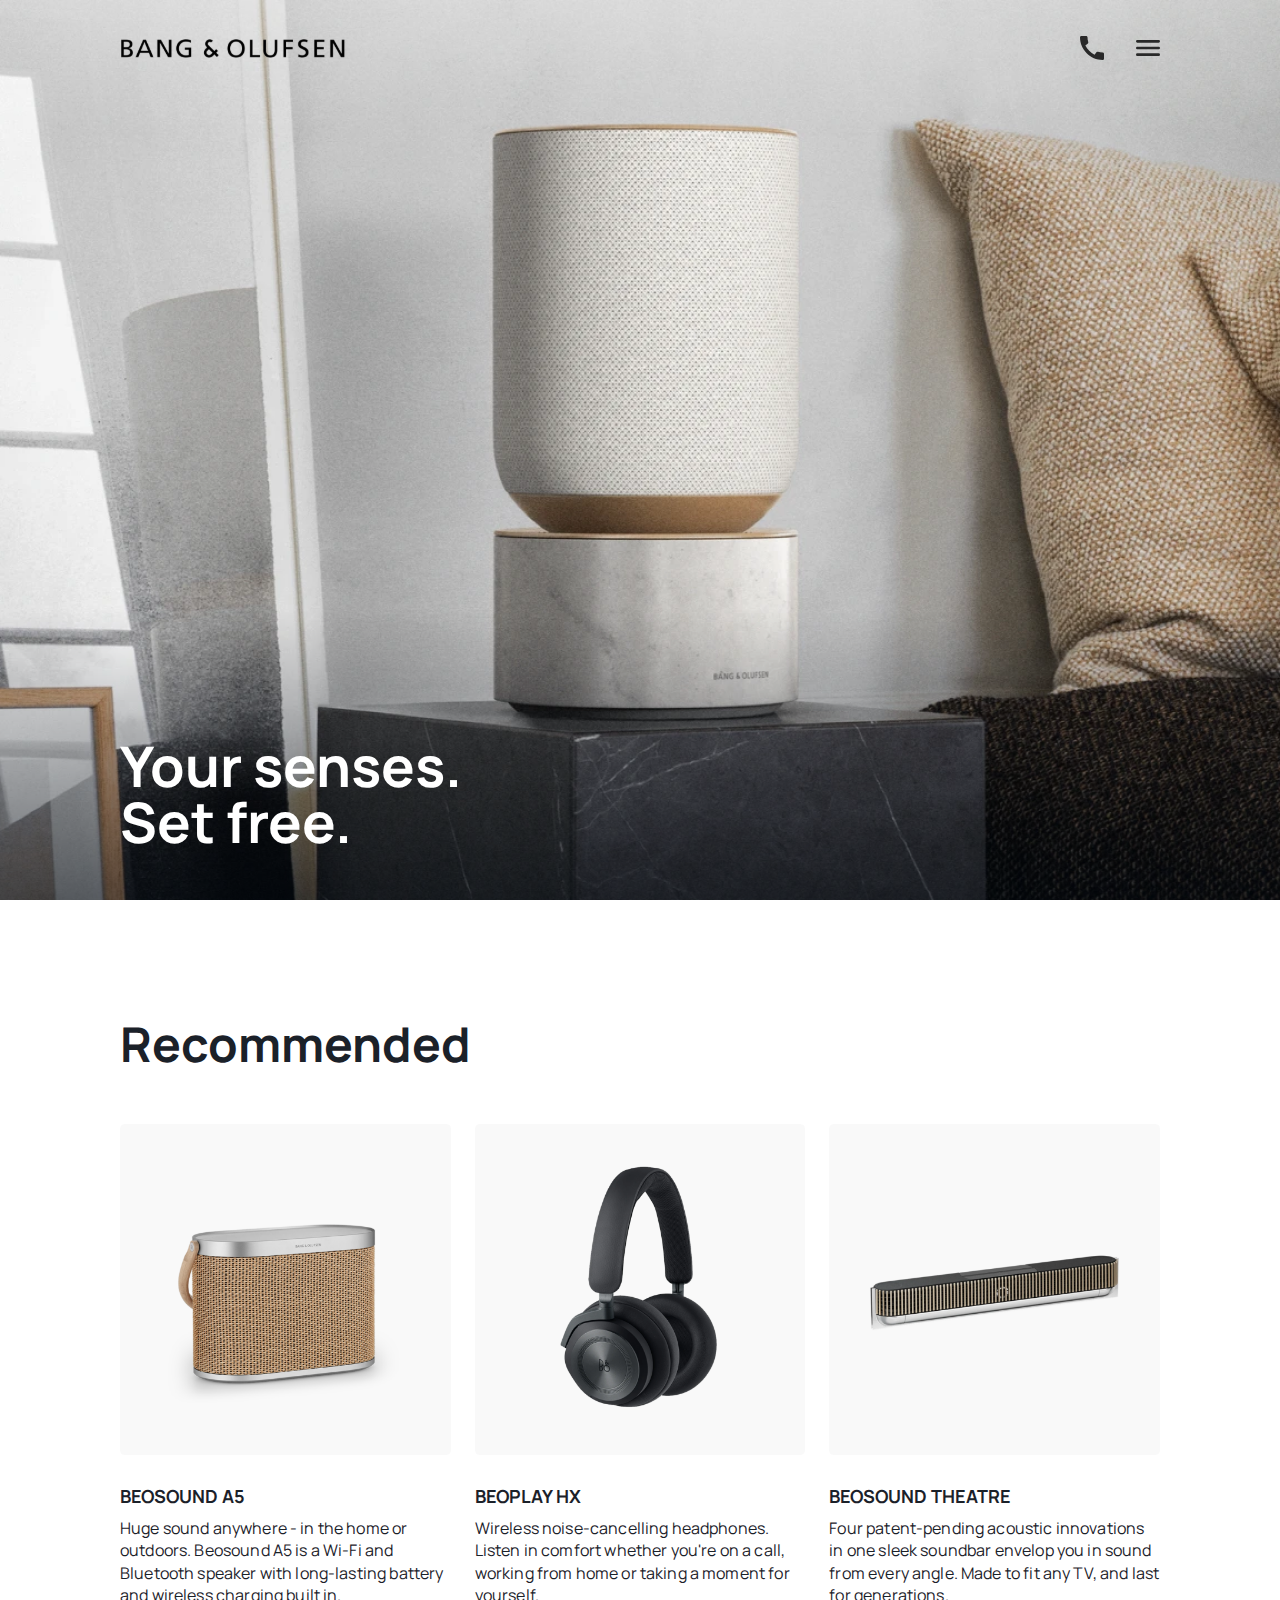
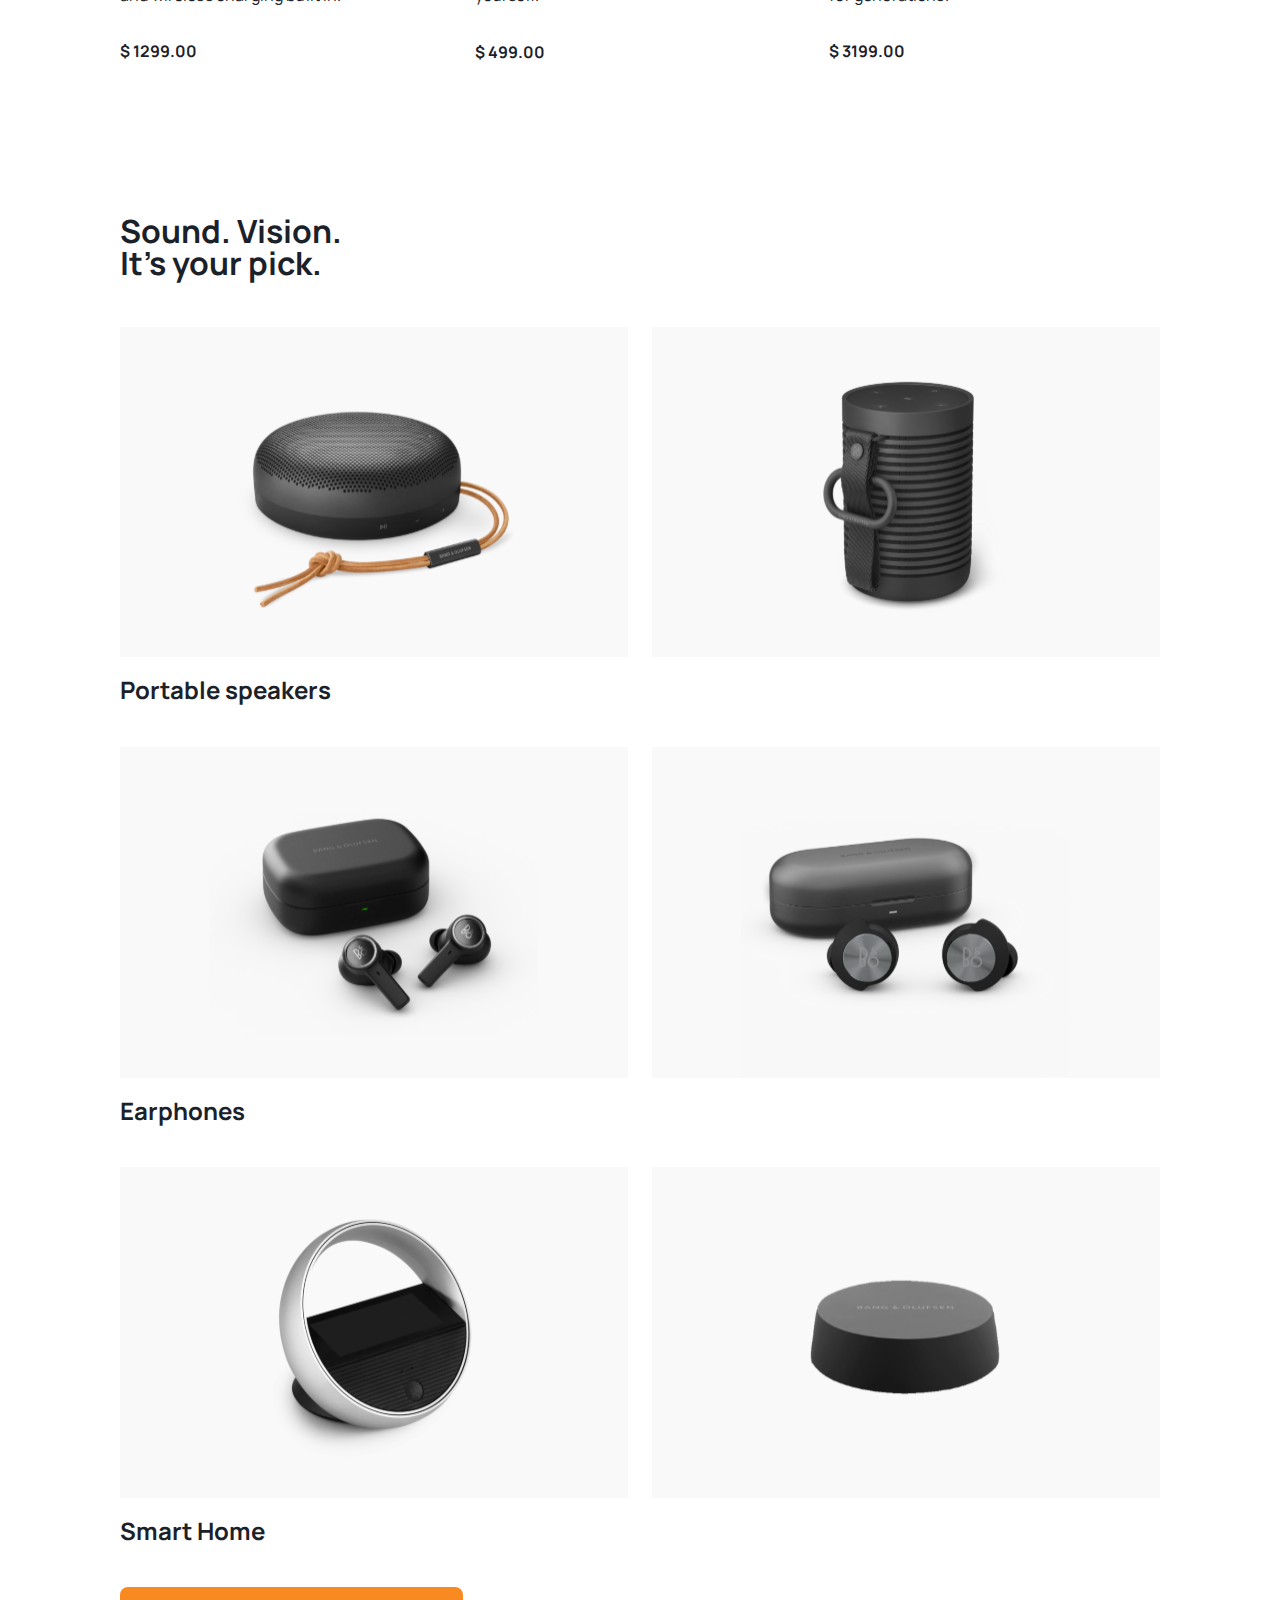
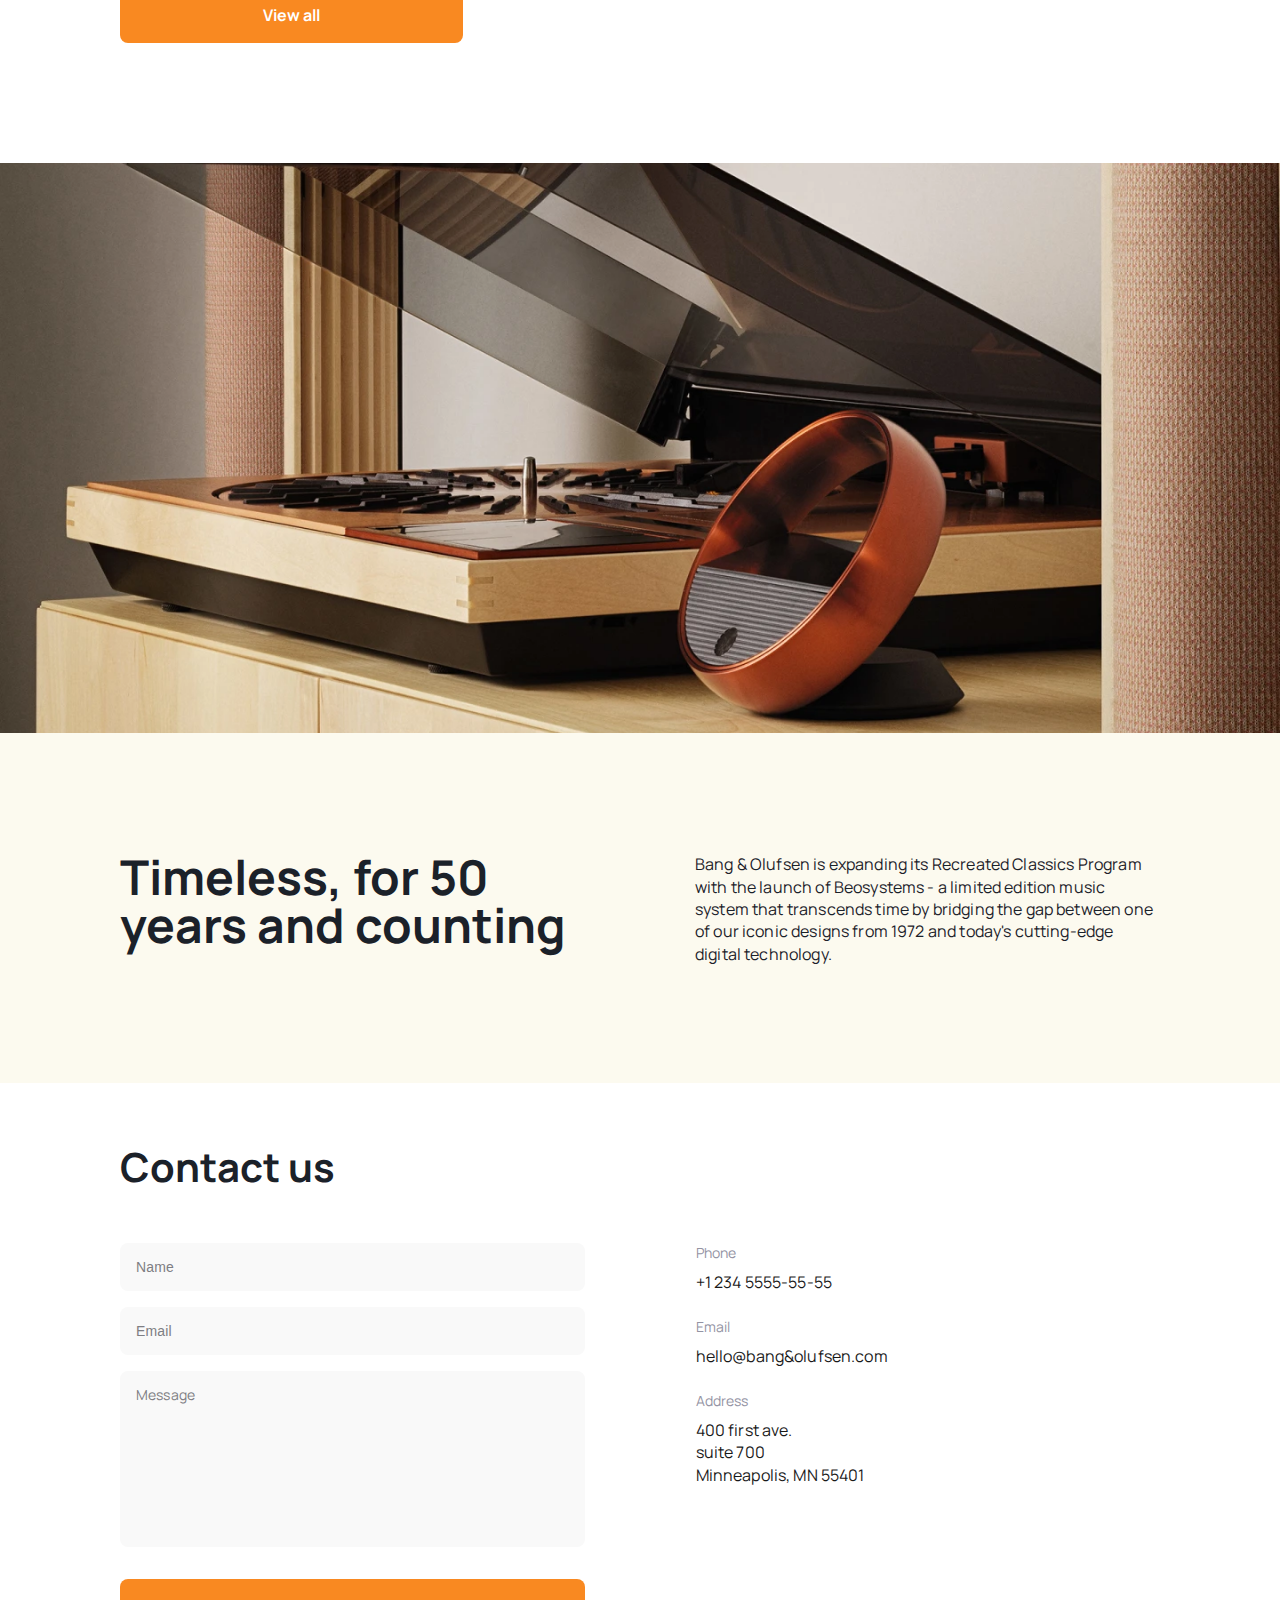
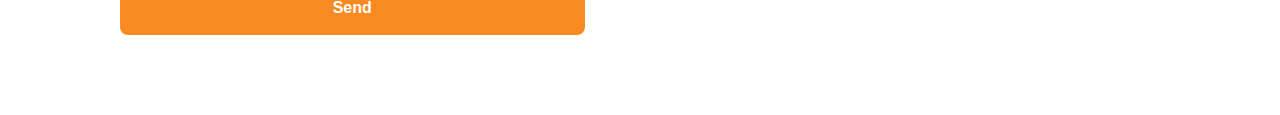
<file: index.html>
<!doctype html><html lang="en"><head><meta charset="utf-8"><meta name="viewport" content="width=device-width, initial-scale=1.0"><title>Landing Page</title><link rel="stylesheet" href="index.a75b74bb.css"><link rel="preconnect" href="https://fonts.googleapis.com"><link rel="preconnect" href="https://fonts.gstatic.com"><link href="https://fonts.googleapis.com/css2?family=Manrope:wght@200..800&display=swap" rel="stylesheet"><script src="index.cabb280d.js" defer></script></head><body class="page"> <header class="header"> <div class="header__top"> <a href="#" class="header__link"> <img src="header-logo.9a5b952d.svg" alt="B&O logo" class="header__link-logo"> </a> <div class="header__icons"> <a href="tel:+1 234 5555-55-55" class="icon icon-phone"></a> <a href="#menu" class="icon icon-burger"></a> </div> </div> <div class="header__bottom"> <h1 class="header__title">Your senses.<br>Set free.</h1> </div> </header> <aside class="menu" id="menu"> <div class="menu__top"> <a href="#" class="menu__link"> <img src="header-logo.9a5b952d.svg" alt="B&O logo" class="menu__link-logo"> </a> <div class="menu__icons"> <a href="#" class="icon icon-close"></a> </div> </div> <nav class="nav"> <div class="nav__categories"> <a href="#recommended" class="nav__link">Recommended</a> <a href="#catalog" class="nav__link">Categories</a> <a href="#about-us" class="nav__link">About Us</a> <a href="#contact-us" class="nav__link">Contact Us</a> </div> <div class="nav__call"> <a href="tel:+1 234 5555-55-55" class="nav__link nav__link--call nav__link--call--less-margin"> +1 234 5555-55-55 </a> <a href="tel:+1 234 5555-55-55" class="nav__link nav__link--call"> call to order </a> </div> </nav> </aside> <main> <section class="recommended" id="recommended"> <h2 class="recommended__title"> Recommended </h2> <div class="recommended__cards"> <article class="card"> <a href="#"> <img src="rec-card-first-img.b2a3be16.png" alt="BEOSOUND A5" class="card__img"> </a> <h3 class="card__title">Beosound A5</h3> <p class="card__text">Huge sound anywhere - in the home or outdoors. Beosound A5 is a Wi-Fi and Bluetooth speaker with long-lasting battery and wireless charging built in. </p> <p class="card__price">$ 1299.00</p> </article> <article class="card"> <a href="#"> <img src="rec-card-sec-img.3a22c464.png" alt="BEOPLAY HX" class="card__img"> </a> <h3 class="card__title">BEOPLAY HX</h3> <p class="card__text">Wireless noise-cancelling headphones. Listen in comfort whether you're on a call, working from home or taking a moment for yourself. </p> <p class="card__price">$ 499.00</p> </article> <article class="card"> <a href="#"> <img src="rec-card-thrd-img.d1a8e2bc.png" alt="BEOSOUND THEATRE" class="card__img"> </a> <h3 class="card__title">BEOSOUND THEATRE</h3> <p class="card__text">Four patent-pending acoustic innovations in one sleek soundbar envelop you in sound from every angle. Made to fit any TV, and last for generations. </p> <p class="card__price">$ 3199.00</p> </article> </div> </section> <section class="catalog" id="catalog"> <h2 class="catalog__title"> Sound. Vision. <br> It's your pick. </h2> <div class="grid"> <div class="grid__device"> <a href="#"> <img src="port-speaker-one-img.be732588.svg" alt="Portable speaker logo one" class="grid__device-img"> </a> </div> <div class="grid__device"> <a href="#"> <img src="port-speaker-two-img.00528d0c.svg" alt="Portable speaker logo two" class="grid__device-img"> </a> </div> </div> <h3 class="grid__title">Portable speakers</h3> <div class="grid"> <div class="grid__device"> <a href="#"> <img src="earphones-one-img.cf05981b.svg" alt="Earphones logo one" class="grid__device-img"> </a> </div> <div class="grid__device"> <a href="#"> <img src="earphones-two-img.1483ebbb.svg" alt="Earphones logo two" class="grid__device-img"> </a> </div> </div> <h3 class="grid__title">Earphones</h3> <div class="grid"> <div class="grid__device"> <a href="#"> <img src="smart-home-one-img.943ae683.svg" alt="Smart Home device logo one" class="grid__device-img"> </a> </div> <div class="grid__device"> <a href="#"> <img src="smart-home-two-img.bdf278e7.svg" alt="Smart Home device logo two" class="grid__device-img"> </a> </div> </div> <h3 class="grid__title">Smart Home</h3> <a href="#" class="catalog__link">View all</a> </section> <section class="about-us" id="about-us"> <img src="pre-footer-img.a1f4cc01.png" alt="About Us image" class="about-us__img"> <div class="about-us__wrapper"> <h2 class="about-us__title"> Timeless, for 50 years and counting </h2> <p class="about-us__text"> Bang & Olufsen is expanding its Recreated Classics Program with the launch of Beosystems - a limited edition music system that transcends time by bridging the gap between one of our iconic designs from 1972 and today's cutting-edge digital technology. </p> </div> </section> <section class="footer" id="contact-us"> <h2 class="footer__title">Contact us</h2> <div class="footer__wrapper"> <form action="#" class="contact-form" onsubmit="this.reset(); return false;"> <input type="text" required class="contact-form__input" placeholder="Name"> <input type="email" required class="contact-form__input" placeholder="Email"> <textarea class="contact-form__input contact-form__input--message" placeholder="Message"></textarea> <button class="contact-form__button">Send</button> </form> <div class="footer__contacts"> <p class="footer__contacts-label">Phone</p> <a href="tel:+1 234 5555-55-55" class="footer__contacts-info">+1 234 5555-55-55</a> <p class="footer__contacts-label">Email</p> <a href="mailto:hello@bang&olufsen.com" class="footer__contacts-info">hello@bang&olufsen.com</a> <p class="footer__contacts-label">Address</p> <a href="https://goo.gl/maps/XnppkUdDwauYNVDFA" class="footer__contacts-info" target="_blank"> 400 first ave. <br> suite 700 <br> Minneapolis, MN 55401 </a> </div> </div> </section> </main> </body></html>
</file>
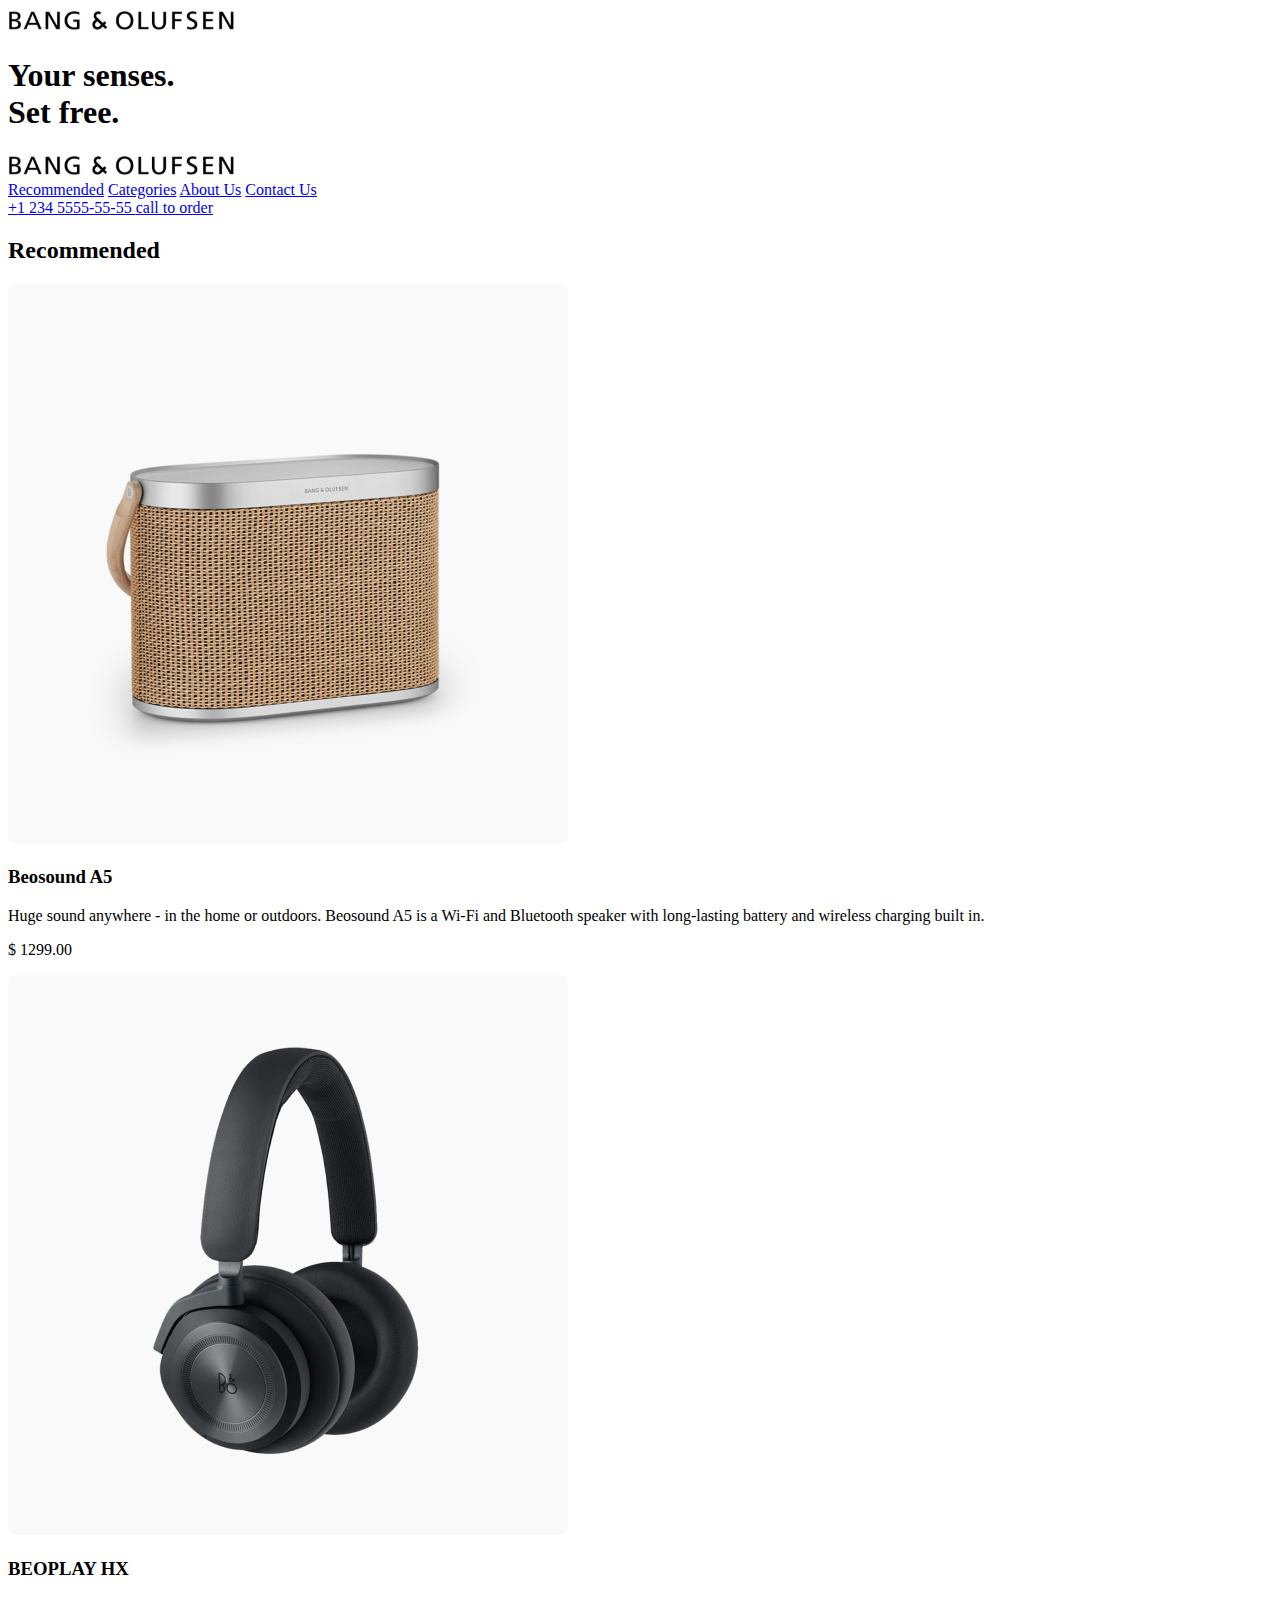
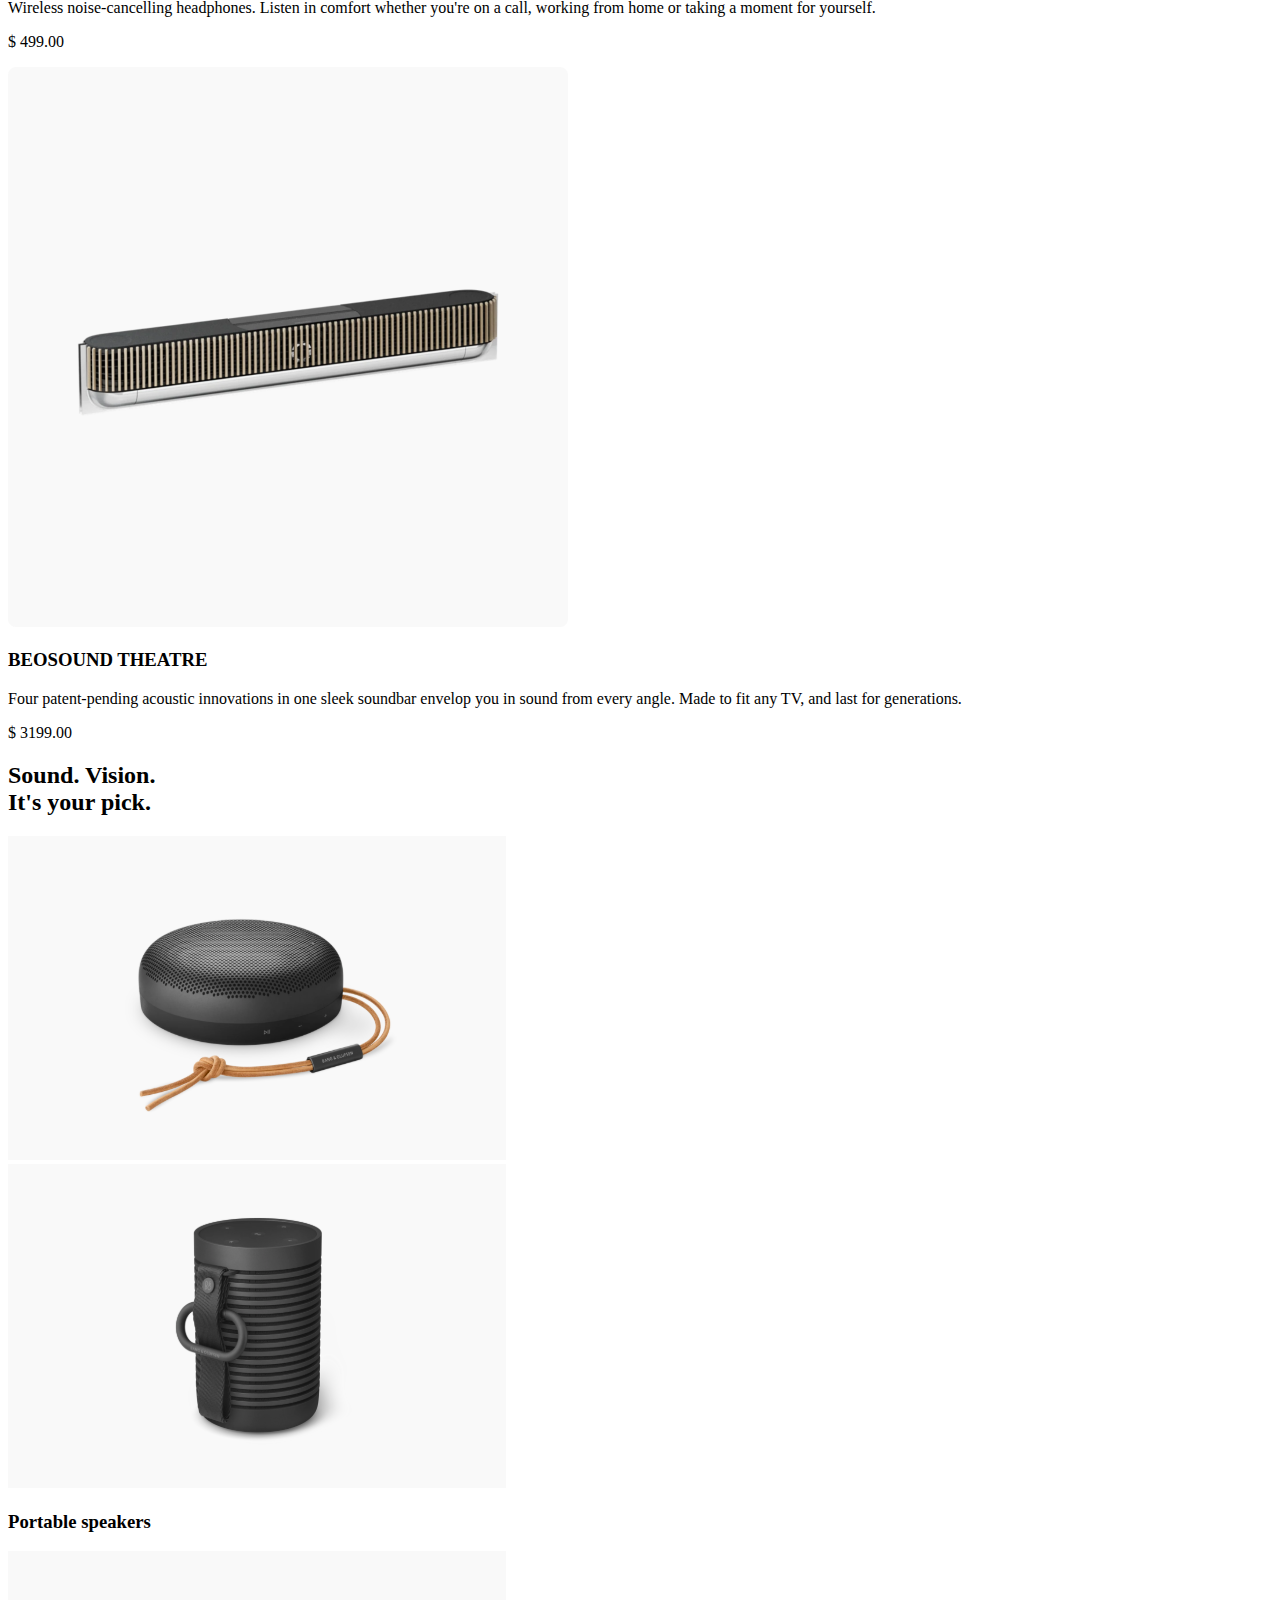
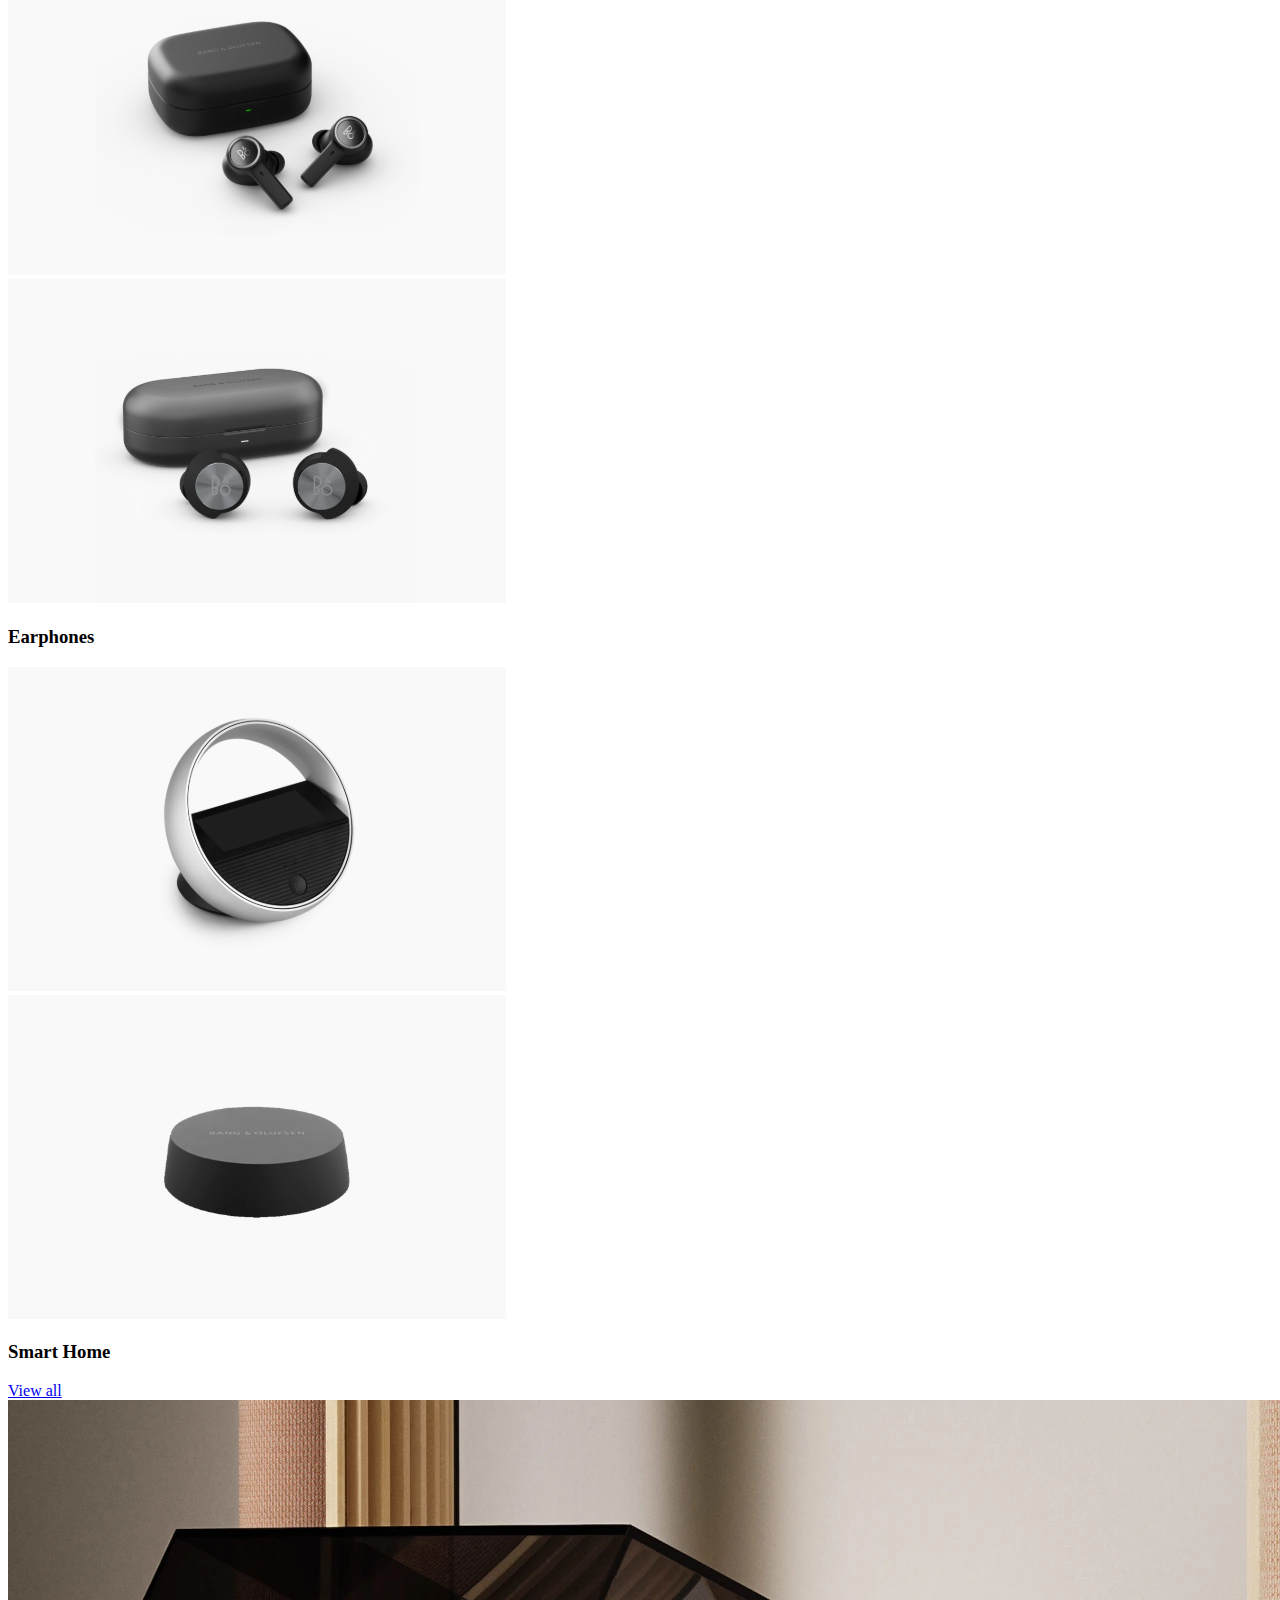
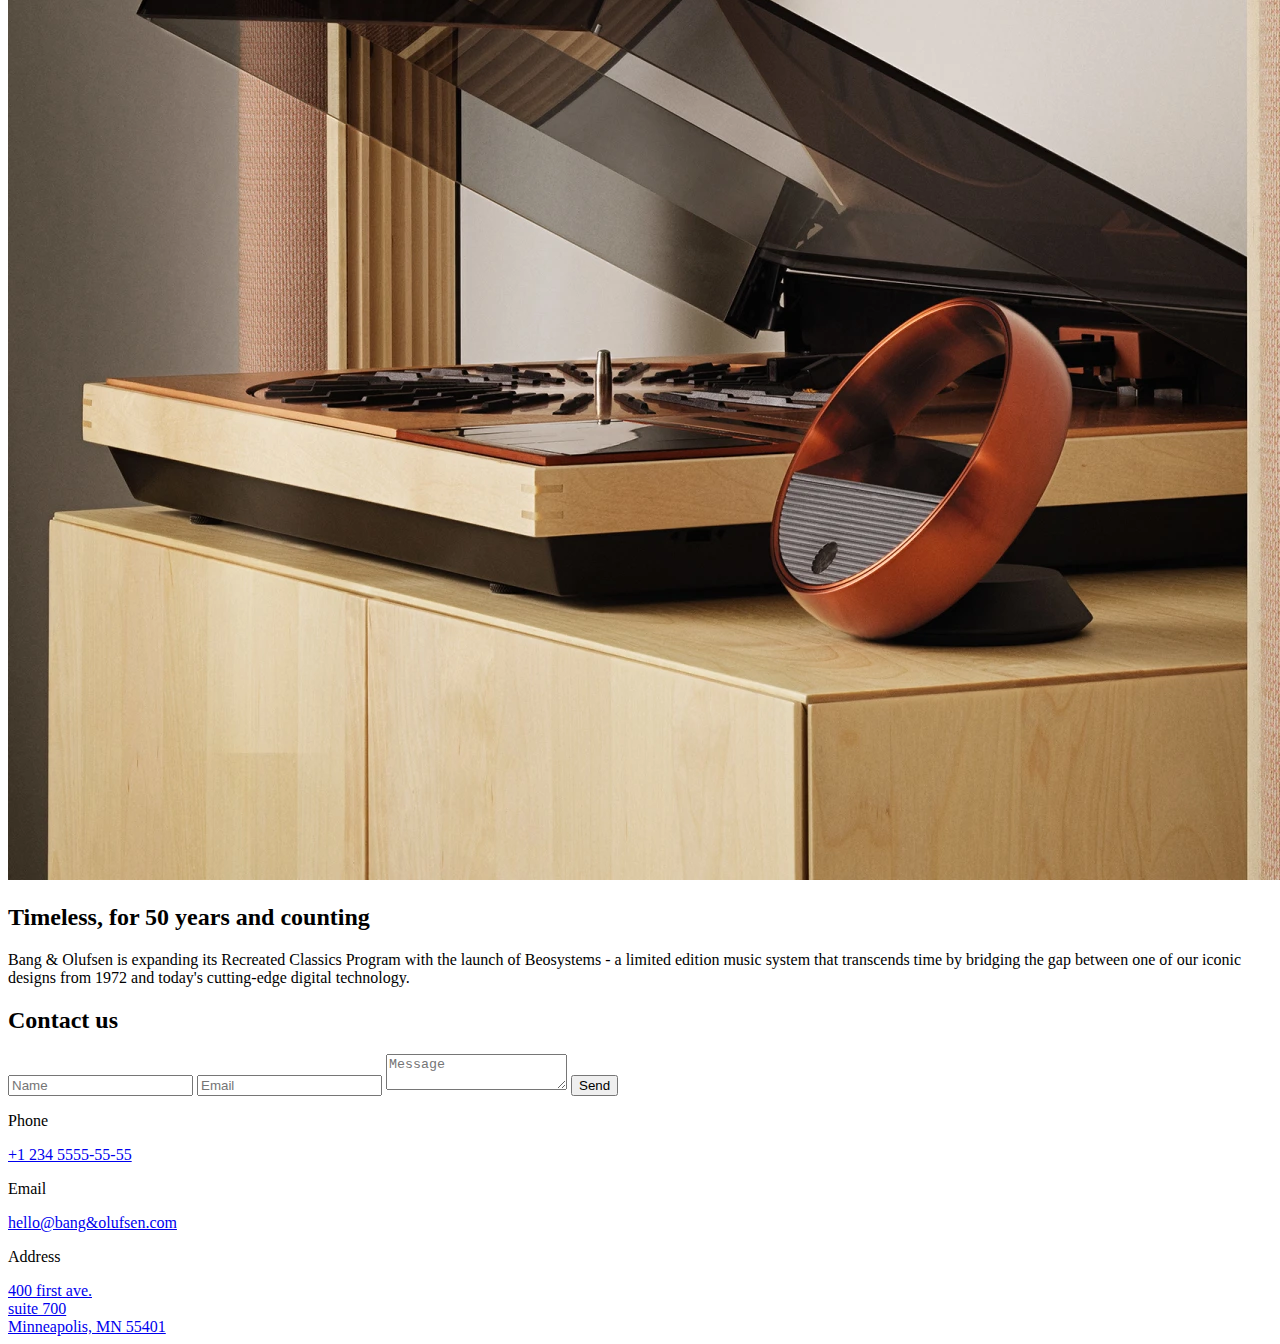
<file: src/index.html>
<!doctype html>
<html lang="en">
  <head>
    <meta charset="UTF-8" />
    <meta
      name="viewport"
      content="width=device-width, initial-scale=1.0"
    />
    <title>Landing Page</title>
    <link
      rel="stylesheet"
      href="./styles/main.scss"
    />
    <link
      rel="preconnect"
      href="https://fonts.googleapis.com"
    >
    <link
      rel="preconnect"
      href="https://fonts.gstatic.com"
    >
    <link
      href="https://fonts.googleapis.com/css2?family=Manrope:wght@200..800&display=swap"
      rel="stylesheet"
    >
    <script
      src="scripts/main.js"
      defer
    ></script>
  </head>
  <body class="page">
    <header class="header">
      <div class="header__top">
        <a href="#" class="header__link">
          <img
            src="images/header-logo.svg"
            alt="B&O logo"
            class="header__link-logo"
          >
        </a>

        <div class="header__icons">
          <a href="tel:+1 234 5555-55-55" class="icon icon-phone"></a>
          <a href="#menu" class="icon icon-burger"></a>
        </div>
      </div>

      <div class="header__bottom">
        <h1 class="header__title">Your senses.<br>Set free.</h1>
      </div>
    </header>

    <aside class="menu" id="menu">
      <div class="menu__top">
        <a href="#" class="menu__link">
          <img
            src="images/header-logo.svg"
            alt="B&O logo"
            class="menu__link-logo"
          >
        </a>

        <div class="menu__icons">
          <a href="#" class="icon icon-close"></a>
        </div>
      </div>

      <nav class="nav">
        <div class="nav__categories">
          <a href="#recommended" class="nav__link">Recommended</a>
          <a href="#catalog" class="nav__link">Categories</a>
          <a href="#about-us" class="nav__link">About Us</a>
          <a href="#contact-us" class="nav__link">Contact Us</a>
        </div>

        <div class="nav__call">
          <a
            href="tel:+1 234 5555-55-55"
            class="nav__link nav__link--call nav__link--call--less-margin"
          >
            +1 234 5555-55-55
          </a>

          <a
            href="tel:+1 234 5555-55-55"
            class="nav__link nav__link--call"
          >
            call to order
          </a>
        </div>
      </nav>
    </aside>

    <main>
      <section class="recommended" id="recommended">
        <h2 class="recommended__title">
          Recommended
        </h2>

        <div class="recommended__cards">
          <article class="card">

            <a href="#">
              <img
              src="images/rec-card-first-img.png"
              alt="BEOSOUND A5"
              class="card__img"
              >
            </a>


            <h3 class="card__title">Beosound A5</h3>

            <p class="card__text">Huge sound anywhere -
              in the home or outdoors. Beosound A5
              is a Wi-Fi and Bluetooth speaker with
              long-lasting battery and wireless
              charging built in.
            </p>

            <p class="card__price">$ 1299.00</p>
          </article>

          <article class="card">
            <a href="#">
              <img
              src="images/rec-card-sec-img.png"
              alt="BEOPLAY HX"
              class="card__img"
              >
            </a>

            <h3 class="card__title">BEOPLAY HX</h3>

            <p class="card__text">Wireless noise-cancelling headphones.
              Listen in comfort whether you're on a call,
              working from home or taking a moment for yourself.
            </p>

            <p class="card__price">$ 499.00</p>
          </article>

          <article class="card">
            <a href="#">
              <img
              src="images/rec-card-thrd-img.png"
              alt="BEOSOUND THEATRE"
              class="card__img"
              >
            </a>

            <h3 class="card__title">BEOSOUND THEATRE</h3>

            <p class="card__text">Four patent-pending acoustic innovations
              in one sleek soundbar envelop you in sound
              from every angle. Made to fit any TV, and
              last for generations.
            </p>

            <p class="card__price">$ 3199.00</p>
          </article>
        </div>

      </section>

      <section class="catalog" id="catalog">
        <h2 class="catalog__title">
          Sound. Vision.
          <br>
          It's your pick.
        </h2>

        <div class="grid">
          <div class="grid__device">
            <a href="#">
              <img
                src="images/port-speaker-one-img.svg"
                alt="Portable speaker logo one"
                class="grid__device-img"
              >
            </a>
          </div>
          <div class="grid__device">
            <a href="#">
              <img
                src="images/port-speaker-two-img.svg"
                alt="Portable speaker logo two"
                class="grid__device-img"
              >
            </a>
          </div>
        </div>

        <h3 class="grid__title">Portable speakers</h3>

        <div class="grid">
          <div class="grid__device">
            <a href="#">
              <img
                src="images/earphones-one-img.svg"
                alt="Earphones logo one"
                class="grid__device-img"
              >
            </a>
          </div>
          <div class="grid__device">
            <a href="#">
              <img
                src="images/earphones-two-img.svg"
                alt="Earphones logo two"
                class="grid__device-img"
              >
            </a>
          </div>
        </div>

        <h3 class="grid__title">Earphones</h3>

        <div class="grid">
          <div class="grid__device">
            <a href="#">
              <img
                src="images/smart-home-one-img.svg"
                alt="Smart Home device logo one"
                class="grid__device-img"
              >
            </a>
          </div>
          <div class="grid__device">
            <a href="#">
              <img
                src="images/smart-home-two-img.svg"
                alt="Smart Home device logo two"
                class="grid__device-img"
              >
            </a>
          </div>
        </div>

        <h3 class="grid__title">Smart Home</h3>

        <a href="#" class="catalog__link">View all</a>

      </section>

      <section class="about-us" id="about-us">
        <img
          src="images/pre-footer-img.png"
          alt="About Us image"
          class="about-us__img"
        >

        <div class="about-us__wrapper">
          <h2 class="about-us__title">
            Timeless, for 50 years and counting
          </h2>

          <p class="about-us__text">
            Bang & Olufsen is expanding its
            Recreated Classics Program with the
            launch of Beosystems - a limited
            edition music system that transcends
            time by bridging the gap between one
            of our iconic designs from 1972 and
            today's cutting-edge digital technology.
          </p>
        </div>
      </section>

      <section class="footer" id="contact-us">
        <h2 class="footer__title">Contact us</h2>

        <div class="footer__wrapper">
          <form
          action="#"
          class="contact-form"
          onsubmit="this.reset(); return false;"
        >
            <input
              type="text"
              required="true"
              class="contact-form__input"
              placeholder="Name"
            >

            <input
              type="email"
              required="true"
              class="contact-form__input"
              placeholder="Email"
            >

            <textarea
              class="contact-form__input contact-form__input--message"
              placeholder="Message"></textarea>

            <button class="contact-form__button">Send</button>
          </form>

          <div class="footer__contacts">
            <p class="footer__contacts-label">Phone</p>

            <a href="tel:+1 234 5555-55-55" class="footer__contacts-info">+1 234 5555-55-55</a>

            <p class="footer__contacts-label">Email</p>

            <a href="mailto:hello@bang&olufsen.com" class="footer__contacts-info">hello@bang&olufsen.com</a>

            <p class="footer__contacts-label">Address</p>

            <a
              href="https://goo.gl/maps/XnppkUdDwauYNVDFA"
              class="footer__contacts-info"
              target="_blank"
            >
              400 first ave.
              <br>
              suite 700
              <br>
              Minneapolis, MN 55401
            </a>
          </div>
        </div>


      </section>
    </main>
  </body>
</html>
</file>
<file: index.a75b74bb.css>
*{margin:0;padding:0}html{scroll-behavior:smooth;font-family:Manrope,sans-serif}.page:has(.menu:target){overflow:hidden}a{color:#000;margin:0;padding:0;text-decoration:none;display:block}textarea{resize:none;letter-spacing:.15px;color:#7e7e83;padding:14px 16px;font-family:Manrope,sans-serif;font-size:14px;font-weight:400;line-height:19.6px}.header{background-image:url(bcg-img-mobile.718548f5.png);background-position:50%;background-size:cover;-ms-flex-direction:column;flex-direction:column;-ms-flex-pack:justify;justify-content:space-between;height:100vh;margin-bottom:64px;display:-ms-flexbox;display:flex}@media (min-width:576px){.header{margin-bottom:120px}}.header__top{box-sizing:border-box;-ms-flex-pack:justify;justify-content:space-between;-ms-flex-align:center;align-items:center;height:72px;padding:0 20px;display:-ms-flexbox;display:flex}@media (min-width:576px){.header__top{height:96px;padding:0 72px}}@media (min-width:992px){.header__top{padding:0 120px}}.header__link{transition:transform .5s;display:-ms-flexbox;display:flex}.header__link:hover{transform:scale(1.15)}.header__link-logo{width:152px;height:16px}@media (min-width:576px){.header__link-logo{width:228px;height:24px}}.header__icons{gap:24px;display:-ms-flexbox;display:flex}@media (min-width:576px){.header__icons{gap:32px}}.header__bottom{padding:0 20px 40px}@media (min-width:576px){.header__bottom{padding:0 72px 63px}}@media (min-width:992px){.header__bottom{padding:0 120px 50px}}.header__title{color:#fff;font-size:36px;font-weight:700;line-height:36px}@media (min-width:576px){.header__title{font-size:48px;line-height:48px}}@media (min-width:992px){.header__title{font-size:56px;line-height:56px}}.icon{background-position:50%;background-repeat:no-repeat;background-size:contain;width:24px;height:24px;transition:transform .5s;display:block}.icon-phone{background-image:url(icon-phone-call.f8d8aad7.svg);position:relative}@media (min-width:992px){.icon-phone:before{content:"+1 234 5555-55-55";opacity:0;width:max-content;transition-duration:.5s;position:absolute;left:-150px}.icon-phone:hover:before{opacity:1}}.icon-burger{background-image:url(icon-burger.620474b7.svg)}.icon-burger:hover{background-image:url(icon-burger-hover.ca64cb70.svg)}.icon-close{background-image:url(icon-burger-close2.5b020ae9.svg)}.icon:hover{transform:scale(1.15)}.menu{opacity:0;pointer-events:none;background-color:#f9f9f9;-ms-flex-direction:column;flex-direction:column;height:100vh;transition:opacity .9s,top 1s;display:-ms-flexbox;display:flex;position:fixed;top:-100%;left:0;right:0;overflow:auto}.menu:target{opacity:1;pointer-events:all;top:0}.menu__top{box-sizing:border-box;z-index:1;background-color:#e5e5e5;-ms-flex-pack:justify;justify-content:space-between;-ms-flex-align:center;align-items:center;height:72px;margin-bottom:8px;padding:0 20px;display:-ms-flexbox;display:flex;position:sticky;top:0}@media (min-width:576px){.menu__top{height:96px;margin-bottom:24px;padding:0 76px}}@media (min-width:992px){.menu__top{height:96px;margin-bottom:56px;padding:0 120px}}.menu__link{transition:transform .5s;display:-ms-flexbox;display:flex}.menu__link:hover{transform:scale(1.15)}.menu__link-logo{width:152px;height:16px}@media (min-width:576px){.menu__link-logo{width:228px;height:24px}}.menu__icons{gap:24px;display:-ms-flexbox;display:flex}.nav{padding-left:20px}@media (min-width:576px){.nav{padding-left:76px}}@media (min-width:992px){.nav{padding-left:120px}}.nav__categories{margin-bottom:40px}.nav__link{color:#1b2129;width:fit-content;margin:16px 0;padding:8px 0;font-size:22px;font-weight:700;line-height:22px;transition:transform .5s}.nav__link:hover{transform:scale(1.15)}.nav__link:hover:after{content:"";background-color:#1b2129;width:100%;height:1px;display:-ms-flexbox;display:flex;position:absolute;bottom:0}.nav__link--call{letter-spacing:2px;text-transform:uppercase;padding:8px 0;font-size:16px;line-height:22.4px;position:relative}.nav__link--call--less-margin{margin-bottom:0}.nav__link--call:last-child{margin-top:0}.recommended{margin-bottom:96px;padding:0 20px}@media (min-width:576px){.recommended{padding:0 72px}}@media (min-width:992px){.recommended{padding:0 120px}}.recommended__title{color:#1b2129;margin-bottom:48px;font-size:32px;font-weight:700;line-height:32px}@media (min-width:576px){.recommended__title{margin-bottom:56px;font-size:40px;line-height:40px}}@media (min-width:992px){.recommended__title{font-size:48px;line-height:48px}.recommended__cards{grid-template-columns:repeat(3,1fr);column-gap:24px;display:grid}}.card__img{object-fit:contain;border-radius:4px;width:100%;margin-bottom:24px;transition:transform .5s}.card__img:hover{transform:scale(1.04)}.card__title{text-transform:uppercase;color:#1b2129;margin-bottom:8px;font-size:18px;font-weight:700;line-height:25.2px}.card__text{color:#1b2129;letter-spacing:.15px;margin-bottom:12px;font-size:16px;font-weight:400;line-height:22.4px}@media (min-width:576px){.card__text{margin-bottom:34px}}.card__price{color:#1b2129;margin-bottom:40px;font-size:16px;font-weight:700;line-height:22.4px}@media (min-width:576px){.card__price{margin-bottom:56px}}.catalog{padding:0 20px}@media (min-width:576px){.catalog{padding:0 72px}}@media (min-width:992px){.catalog{padding:0 120px}}.catalog__title{color:#1b2129;margin-bottom:48px;font-size:32px;font-weight:700;line-height:32px}.catalog__link{color:#fff;background-color:#f98921;border-radius:8px;-ms-flex-pack:center;justify-content:center;-ms-flex-align:center;align-items:center;width:100%;height:56px;margin-bottom:96px;font-size:16px;font-weight:700;line-height:27px;transition:background-color .5s;display:-ms-flexbox;display:flex}.catalog__link:hover{background-color:#1b2129}.catalog__link:active{background-color:#010810}@media (min-width:576px){.catalog__link{margin-bottom:120px}}@media (min-width:992px){.catalog__link{width:33%}}.grid{grid-template-columns:repeat(2,1fr);-ms-flex-pack:justify;justify-content:space-between;-ms-flex-align:center;align-items:center;gap:20px;display:grid}@media (min-width:576px){.grid{gap:24px}}.grid__device{margin-bottom:16px;text-decoration:none;display:block}.grid__device-img{width:100%;transition:transform .5s;display:block}.grid__device-img:hover{transform:scale(1.04)}.grid__title{color:#1b2129;margin-bottom:40px;font-size:18px;font-weight:700;line-height:25.2px}@media (min-width:576px){.grid__title{font-size:24px;line-height:33.6px}}.about-us{background-color:#fcfaef;-ms-flex-direction:column;flex-direction:column;margin-bottom:64px;display:-ms-flexbox;display:flex}@media (min-width:576px){.about-us__wrapper{height:296px;display:-ms-flexbox;display:flex}}@media (min-width:992px){.about-us__wrapper{height:230px}}.about-us__img{width:100%;margin-bottom:48px;display:block}@media (min-width:576px){.about-us__img{object-fit:cover;height:400px;margin-bottom:120px}}@media (min-width:992px){.about-us__img{height:570px}}.about-us__title{color:#1b2129;margin-bottom:24px;padding:0 20px;font-size:32px;font-weight:700;line-height:32px}@media (min-width:576px){.about-us__title{padding-left:72px}}@media (min-width:992px){.about-us__title{width:50%;margin-right:50px;padding-left:120px;font-size:48px;line-height:48px}}.about-us__text{letter-spacing:.15px;color:#1b2129;margin-bottom:48px;padding:0 20px;font-size:16px;font-weight:400;line-height:22.4px}@media (min-width:576px){.about-us__text{width:100%;padding-right:72px}}@media (min-width:992px){.about-us__text{width:50%;padding-left:40px;padding-right:120px}}.footer{-ms-flex-direction:column;flex-direction:column;padding:0 20px;display:-ms-flexbox;display:flex}@media (min-width:576px){.footer{padding:0 72px}}@media (min-width:992px){.footer{padding:0 120px}}.footer__title{color:#1b2129;margin-bottom:48px;font-size:32px;font-weight:700;line-height:32px}@media (min-width:576px){.footer__title{margin-bottom:56px;font-size:40px;line-height:40px}}@media (min-width:992px){.footer__wrapper{grid-template-columns:repeat(2,1fr);gap:111px;display:grid}}.footer__contacts{display:block}.footer__contacts-label{letter-spacing:.15px;color:#9393a3;margin-bottom:8px;font-size:14px;font-weight:400;line-height:19.6px}.footer__contacts-info{letter-spacing:.15px;color:#191919;-ms-flex-item-align:start;align-self:flex-start;width:fit-content;margin-bottom:24px;font-size:16px;font-weight:400;line-height:22.4px;transition:color .5s;display:-ms-flexbox;display:flex}.footer__contacts-info:hover{color:#f98921}.footer__contacts :last-child{margin-bottom:64px}@media (min-width:576px){.footer__contacts :last-child{margin-bottom:120px}}.contact-form{color:#1b2129;-ms-flex-direction:column;flex-direction:column;display:-ms-flexbox;display:flex}.contact-form__input{color:#1b2129;background-color:#f9f9f9;border:0;border-radius:8px;height:48px;margin-bottom:16px;padding-left:16px}.contact-form__input:hover{background-color:#f9f9f9;outline:1px solid #dbdbdb}.contact-form__input::placeholder{letter-spacing:.15px;color:#7e7e83;font-size:14px;font-weight:400;line-height:19.6px}.contact-form__input::placeholder{letter-spacing:.15px;color:#7e7e83;font-size:14px;font-weight:400;line-height:19.6px}.contact-form__input:hover::placeholder{color:#1b2129}.contact-form__input:hover::placeholder{color:#1b2129}.contact-form__input:focus{outline:2px solid #f98921}.contact-form__input--message{height:120px;margin-bottom:32px}@media (min-width:576px){.contact-form__input--message{height:148px}}.contact-form__button{color:#fff;cursor:pointer;background-color:#f98921;border:0;border-radius:8px;height:56px;margin-bottom:48px;font-size:16px;font-weight:700;line-height:27px;transition:background-color .5s}.contact-form__button:hover{background-color:#1b2129}.contact-form__button:active{background-color:#010810}@media (min-width:576px){.contact-form__button{margin-bottom:80px}}
/*# sourceMappingURL=index.a75b74bb.css.map */
</file>
